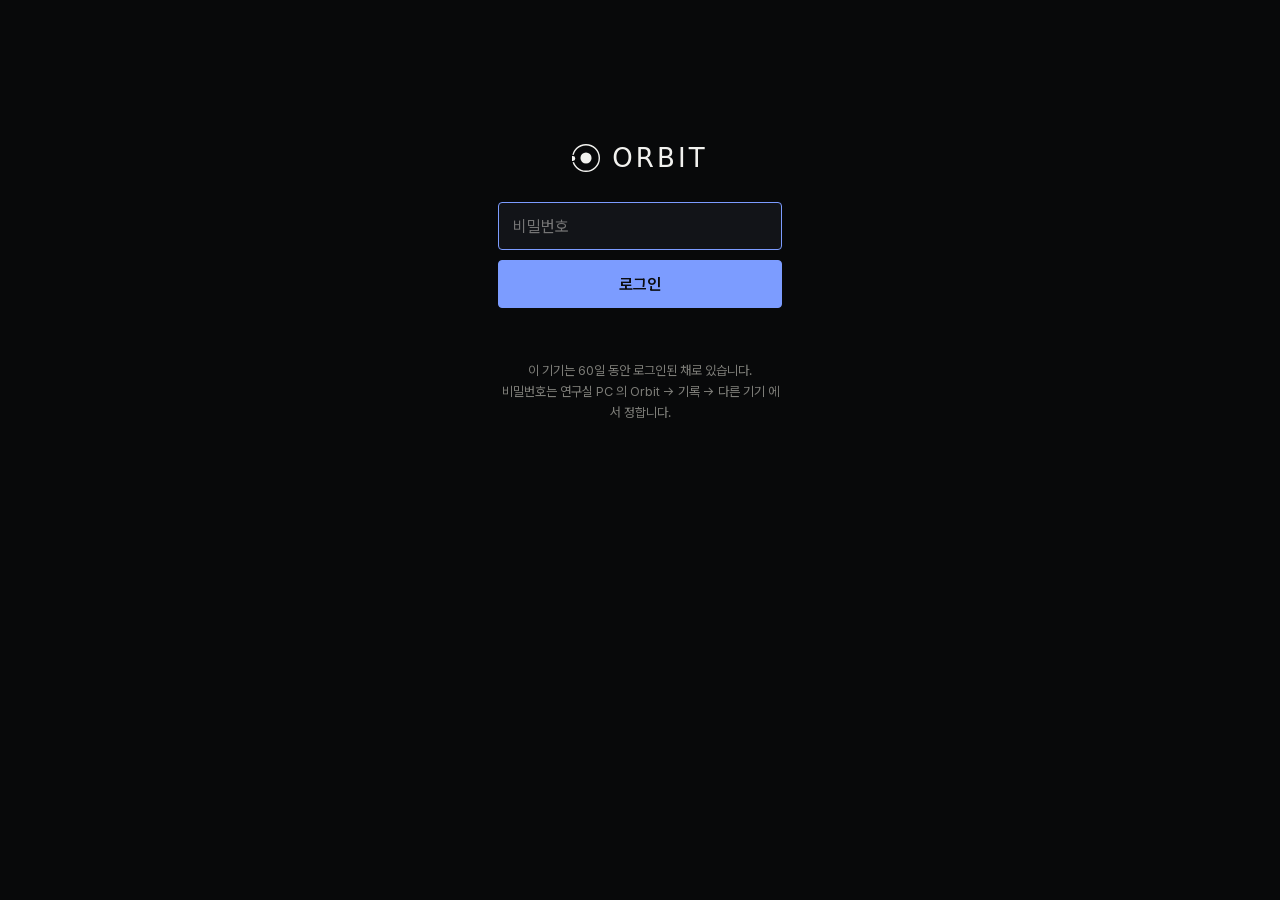
<file: static/login.html>
<!DOCTYPE html>
<html lang="ko">
<head>
<meta charset="utf-8">
<meta name="viewport" content="width=device-width, initial-scale=1, viewport-fit=cover">
<title>로그인 · Orbit</title>
<link rel="icon" href="/static/horarium.ico?v=orbit3" sizes="32x32">
<link rel="icon" type="image/svg+xml" href="/static/favicon.svg?v=orbit3">
<link rel="apple-touch-icon" href="/static/icon-180.png?v=orbit3">
<link rel="manifest" href="/static/manifest.json?v=orbit3">
<meta name="theme-color" content="#08090a">
<meta name="apple-mobile-web-app-status-bar-style" content="black">
<script>(function(){var t='dark';try{t=localStorage.getItem('orbit.theme')||'dark';}catch(e){}t=t==='light'?'light':'dark';document.documentElement.setAttribute('data-theme',t);var m=document.querySelector('meta[name="theme-color"]');if(m)m.setAttribute('content',t==='dark'?'#08090a':'#ffffff');})();</script>
<meta name="apple-mobile-web-app-capable" content="yes">
<meta name="apple-mobile-web-app-title" content="Orbit">
<style>
  /* DESIGN §36.4·§37 — Orbit 토큰(§12.2) 그대로. 로그인 전에는 app.css 를 받을 수 없어 필요한 것만 여기에 */
  @font-face { font-family: "Pretendard Variable"; font-weight: 45 920; font-style: normal; font-display: swap; src: url("/static/PretendardVariable.woff2") format("woff2-variations"), url("/static/PretendardVariable.woff2") format("woff2"); }
  :root { --bg: #f4f4f2; --surface: #ffffff; --text: #1c1c1a; --text-2: #5c5c58; --text-3: #8c8c87; --line-2: #c8c7c1; --accent: #1f4fd1; --red: #a33a3a; --r: 4px;
          --font: "Pretendard Variable", Pretendard, Inter, "Malgun Gothic", "Segoe UI", system-ui, sans-serif; --font-serif: Georgia, "Times New Roman", serif; }
  :root[data-theme="dark"] { --bg: #08090a; --surface: #08090a; --text: #f2f2ef; --text-2: #b4b4ae; --text-3: #7d7d78; --line-2: #3a3d44; --accent: #7c9cff; --red: #ef7b7b; color-scheme: dark; }
  [data-theme="dark"] .box h1 img { filter: invert(1); }
  [data-theme="dark"] .box input { background: #121418; }
  [data-theme="dark"] .box button { color: #0b0c0f; }
  * { box-sizing: border-box; }
  html { -webkit-text-size-adjust: 100%; }
  body { margin: 0; font-family: var(--font); color: var(--text); background: var(--surface); -webkit-tap-highlight-color: transparent; }
  .box { max-width: 340px; margin: 16vh auto 0; padding: 0 28px; text-align: center; }
  .box h1 { display: flex; align-items: center; justify-content: center; gap: 12px; margin: 0 0 30px; font-family: "Malgun Gothic", "Segoe UI", -apple-system, system-ui, sans-serif; font-size: 26px; font-weight: 400; letter-spacing: .12em; line-height: 1; }
  .box h1 .brand-mark { height: 28px; width: 28px; flex: none; }   /* §37.8 마크 옆에 ORBIT, §37.9 위성 = 분침 */
  .box input { width: 100%; height: 48px; font: inherit; font-size: 16px; padding: 0 14px; border: 1px solid var(--line-2); border-radius: var(--r); background: var(--surface); color: var(--text); -webkit-appearance: none; appearance: none; }
  .box input:focus { outline: none; border-color: var(--accent); }
  .box button { width: 100%; height: 48px; margin-top: 10px; font: inherit; font-size: 16px; font-weight: 600; border: 1px solid var(--accent); border-radius: var(--r); background: var(--accent); color: #fff; cursor: pointer; }
  .box button:disabled { opacity: .5; cursor: default; }
  #msg { margin-top: 12px; font-size: 14px; color: var(--red); min-height: 1.5em; }
  .hint { margin-top: 20px; font-size: 13px; line-height: 1.6; color: var(--text-3); }
</style>
</head>
<body>
<form class="box" id="f">
  <h1><img class="brand-mark" src="/static/logo-mark.svg" alt="">ORBIT</h1>
  <input type="password" id="pw" placeholder="비밀번호" autocomplete="current-password" autofocus>
  <button id="go" type="submit">로그인</button>
  <div id="msg"></div>
  <div class="hint">이 기기는 60일 동안 로그인된 채로 있습니다.<br>비밀번호는 연구실 PC 의 Orbit → 기록 → 다른 기기 에서 정합니다.</div>
</form>
<script>
/* §37.9 로고의 위성 = 분침 (app.js 의 initOrbitMark 와 같은 일) */
(function () {
  var img = document.querySelector('h1 img.brand-mark');
  if (!img || !window.fetch || !window.DOMParser) return;
  fetch('/static/logo-mark-clock.svg').then(function (r) { if (!r.ok) throw new Error(r.status); return r.text(); }).then(function (txt) {
    var src = new DOMParser().parseFromString(txt, 'image/svg+xml').documentElement;
    if (!src || src.nodeName.toLowerCase() !== 'svg' || !src.querySelector('.om-moon')) return;
    var svg = document.importNode(src, true);
    svg.setAttribute('class', 'brand-mark'); svg.setAttribute('aria-hidden', 'true');
    img.parentNode.replaceChild(svg, img);
    var c = Number((svg.getAttribute('viewBox') || '').split(/[\s,]+/)[2] || 0) / 2, parts = svg.querySelectorAll('.om-gap, .om-moon');
    var tick = function () {
      var d = new Date(), a = (d.getMinutes() + d.getSeconds() / 60) * 6;
      for (var i = 0; i < parts.length; i++) parts[i].setAttribute('transform', 'rotate(' + a.toFixed(2) + ' ' + c + ' ' + c + ')');
    };
    tick(); setInterval(tick, 10000);
  }).catch(function () {});
})();
/* DESIGN §36: 이 PC 밖에서 온 요청은 여기서 비밀번호로 로그인한다. next 는 이 사이트 안의 경로만 */
(function () {
  var n = new URLSearchParams(location.search).get('next') || '';
  var next = /^\/(?![\/\\])/.test(n) ? n : '/';
  var msg = document.getElementById('msg'), go = document.getElementById('go'), pw = document.getElementById('pw');
  document.getElementById('f').addEventListener('submit', function (e) {
    e.preventDefault();
    if (!pw.value) { pw.focus(); return; }
    go.disabled = true; msg.textContent = '';
    fetch('/api/login', { method: 'POST', headers: { 'Content-Type': 'application/json; charset=utf-8' }, body: JSON.stringify({ password: pw.value }) })
      .then(function (r) { return r.json(); })
      .catch(function () { return { error: '서버에 닿지 못했습니다' }; })
      .then(function (r) {
        go.disabled = false;
        if (r && r.ok) { location.replace(next); return; }
        msg.textContent = (r && r.error) || '로그인하지 못했습니다'; pw.value = ''; pw.focus();
      });
  });
})();
</script>
</body>
</html>
</file>
